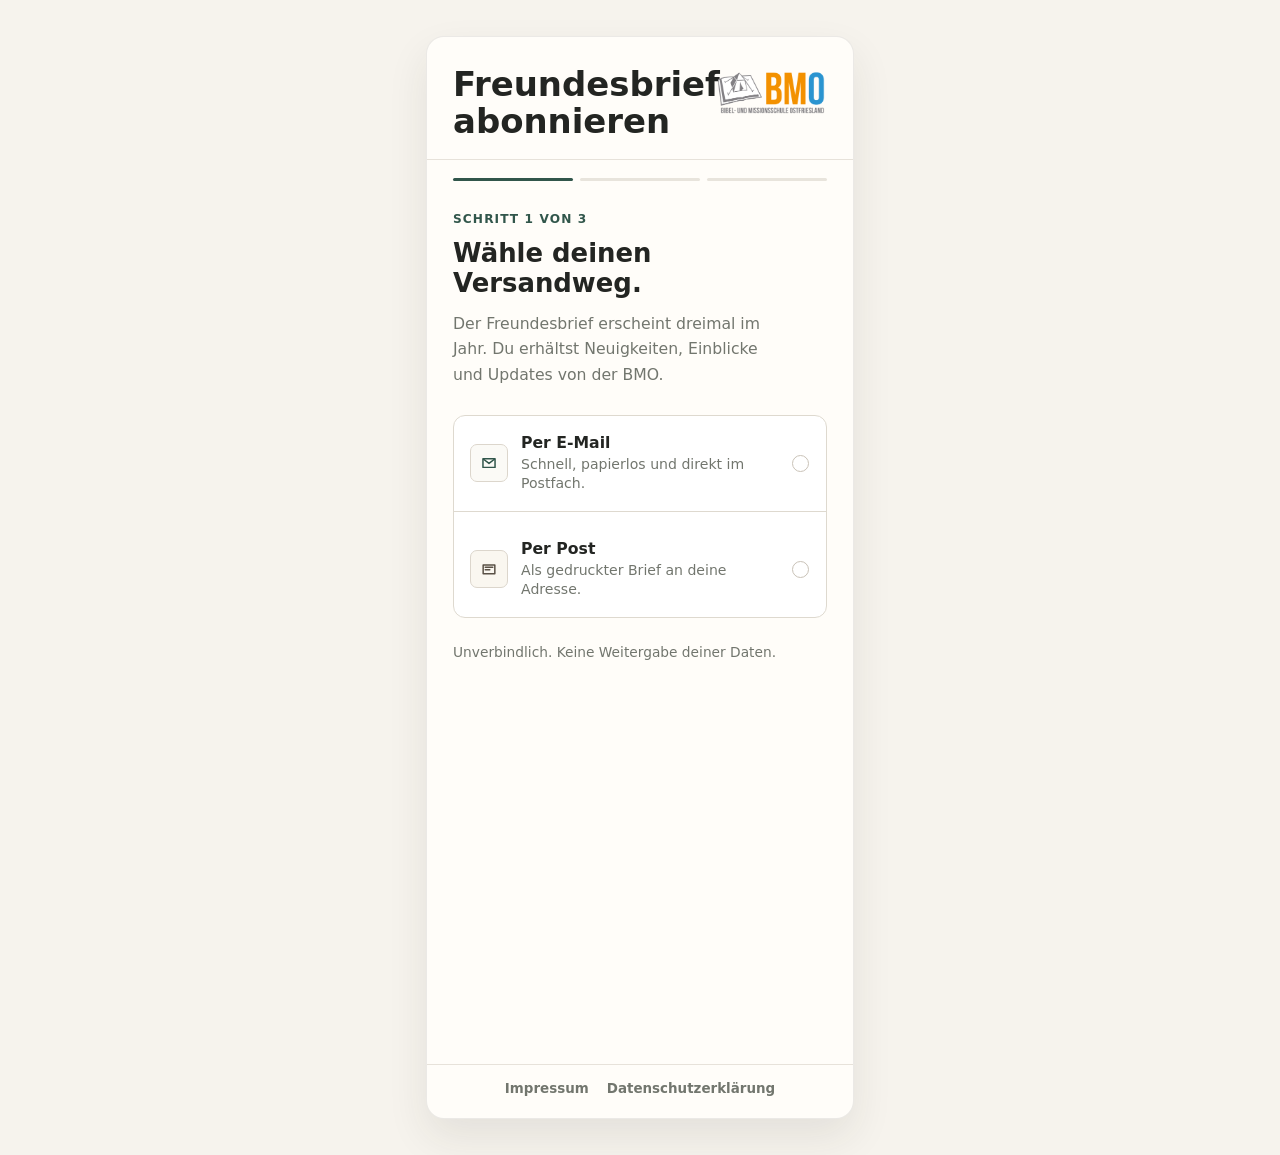
<file: index.html>
<!doctype html>
<html lang="de">
  <head>
    <meta charset="utf-8">
    <meta name="viewport" content="width=device-width, initial-scale=1">
    <meta name="referrer" content="strict-origin-when-cross-origin">
    <meta http-equiv="Content-Security-Policy" content="default-src 'self'; script-src 'self'; style-src 'self'; img-src 'self' data:; connect-src https://api.web3forms.com; form-action https://api.web3forms.com; base-uri 'none'; object-src 'none'">
    <title>Freundesbrief abonnieren</title>
    <link rel="icon" type="image/png" href="favicon.png">
    <link rel="stylesheet" href="styles.css">
  </head>
  <body>
    <main class="app-shell" aria-live="polite">
      <section class="phone-app" aria-label="Mehrstufiges Kontaktformular">
        <header class="app-header">
          <div class="header-copy">
            <h1>Freundesbrief abonnieren</h1>
          </div>
          <img class="brand-logo" src="bmo-logo.png" alt="BMO">
        </header>

        <div class="progress" aria-hidden="true">
          <span class="progress-line is-active"></span>
          <span class="progress-line"></span>
          <span class="progress-line"></span>
        </div>

        <div class="form-window">
          <form class="form-track" id="subscriptionForm" action="https://api.web3forms.com/submit" method="POST" novalidate>
            <!-- Web3Forms-Konfiguration:
              Der Web3Forms Access Key ist direkt eingetragen, damit die
              statische Seite ohne Build-Schritt auf GitHub Pages funktioniert.
              Hinweis: Web3Forms Access Keys sind laut Anbieter öffentliche Formular-Keys, keine Secret API Keys.
            -->
            <input type="hidden" name="access_key" value="6fb59629-c6d2-42b6-92ff-a1c8f537b81f">
            <input type="hidden" name="subject" value="Neue Freundesbrief-Anmeldung">
            <input type="hidden" name="from_name" value="BMO Freundesbrief Formular">
            <input type="checkbox" name="botcheck" class="botcheck" tabindex="-1" autocomplete="off" aria-hidden="true">

            <section class="step-panel is-active" data-step="start">
              <div class="copy-block">
                <p class="step-label">Schritt 1 von 3</p>
                <h2>Wähle deinen Versandweg.</h2>
                <p>Der Freundesbrief erscheint dreimal im Jahr. Du erhältst Neuigkeiten, Einblicke und Updates von der BMO.</p>
              </div>

              <div class="choice-grid" role="radiogroup" aria-label="Versandart auswählen">
                <button class="choice-card" type="button" data-route="email" aria-pressed="false">
                  <span class="choice-icon" aria-hidden="true">
                    <svg viewBox="0 0 24 24" focusable="false">
                      <path d="M4.75 6.75h14.5v10.5H4.75z"></path>
                      <path d="m5.5 7.5 6.5 5 6.5-5"></path>
                    </svg>
                  </span>
                  <span class="choice-text">
                    <strong>Per E-Mail</strong>
                    <small>Schnell, papierlos und direkt im Postfach.</small>
                  </span>
                  <span class="choice-check" aria-hidden="true"></span>
                </button>

                <button class="choice-card" type="button" data-route="post" aria-pressed="false">
                  <span class="choice-icon warm" aria-hidden="true">
                    <svg viewBox="0 0 24 24" focusable="false">
                      <path d="M5 7.25h14v10.5H5z"></path>
                      <path d="M7.5 10h9"></path>
                      <path d="M7.5 13h5.5"></path>
                    </svg>
                  </span>
                  <span class="choice-text">
                    <strong>Per Post</strong>
                    <small>Als gedruckter Brief an deine Adresse.</small>
                  </span>
                  <span class="choice-check" aria-hidden="true"></span>
                </button>
              </div>

              <p class="privacy-note">Unverbindlich. Keine Weitergabe deiner Daten.</p>
            </section>

            <section class="step-panel" data-step="email">
              <button class="back-button" type="button" data-back aria-label="Zurück">
                <span aria-hidden="true">‹</span>
              </button>

              <div class="copy-block">
                <p class="step-label">Schritt 2 von 3</p>
                <h2>E-Mail-Adresse</h2>
                <p>Wir verwenden diese Adresse ausschließlich für den Freundesbrief.</p>
              </div>

              <label class="field">
                <span>E-Mail-Adresse</span>
                <input name="email" type="email" autocomplete="email" placeholder="name@example.com" maxlength="120" required>
              </label>

              <p class="form-error" data-error></p>

              <button class="primary-button" type="button" data-next="person">Weiter</button>
            </section>

            <section class="step-panel" data-step="post">
              <button class="back-button" type="button" data-back aria-label="Zurück">
                <span aria-hidden="true">‹</span>
              </button>

              <div class="copy-block">
                <p class="step-label">Schritt 2 von 3</p>
                <h2>Postanschrift</h2>
                <p>Trage die Adresse ein, an die wir den Freundesbrief senden dürfen.</p>
              </div>

              <div class="address-grid">
                <label class="field street-field">
                  <span>Straße</span>
                  <input name="street" type="text" autocomplete="address-line1" placeholder="Musterstraße" maxlength="100" required>
                </label>

                <label class="field number-field">
                  <span>Hausnummer</span>
                  <input name="houseNumber" type="text" autocomplete="address-line2" placeholder="12a" maxlength="20" required>
                </label>

                <label class="field zip-field">
                  <span>PLZ</span>
                  <input name="zip" type="text" inputmode="numeric" autocomplete="postal-code" placeholder="12345" maxlength="16" pattern="[A-Za-z0-9 \-]{3,16}" required>
                </label>

                <label class="field city-field">
                  <span>Wohnort</span>
                  <input name="city" type="text" autocomplete="address-level2" placeholder="Musterstadt" maxlength="80" required>
                </label>

                <label class="field country-field">
                  <span>Land</span>
                  <input name="country" type="text" autocomplete="country-name" placeholder="Deutschland" maxlength="80" required>
                </label>
              </div>

              <p class="form-error" data-error></p>

              <button class="primary-button" type="button" data-next="person">Weiter</button>
            </section>

            <section class="step-panel" data-step="person">
              <button class="back-button" type="button" data-back aria-label="Zurück">
                <span aria-hidden="true">‹</span>
              </button>

              <div class="copy-block">
                <p class="step-label">Schritt 3 von 3</p>
                <h2>Persönliche Angaben</h2>
                <p>Diese Angaben helfen uns bei der persönlichen Ansprache.</p>
              </div>

              <label class="field">
                <span>Anrede</span>
                <select name="salutation" required>
                  <option value="">Bitte auswählen</option>
                  <option>Herr</option>
                  <option>Frau</option>
                </select>
              </label>

              <label class="field">
                <span>Vorname</span>
                <input name="firstName" type="text" autocomplete="given-name" placeholder="Max" maxlength="80" required>
              </label>

              <label class="field">
                <span>Nachname</span>
                <input name="lastName" type="text" autocomplete="family-name" placeholder="Mustermann" maxlength="80" required>
              </label>

              <label class="check-row">
                <input name="commitment" type="checkbox" required>
                <span>Unverbindlich abonnieren und 3× jährlich erhalten</span>
              </label>

              <label class="check-row">
                <input name="privacyConsent" type="checkbox" required>
                <span>Ich habe die <a href="rechtliches.html#datenschutz" target="_blank" rel="noopener">Datenschutzerklärung</a> gelesen und stimme der Verarbeitung meiner Daten gemäß DSGVO zu.</span>
              </label>

              <p class="form-error" data-error></p>

              <p class="form-status" data-submit-status role="status" aria-live="polite"></p>

              <button class="primary-button" type="submit" data-submit-button disabled>Abonnieren</button>
            </section>

            <section class="step-panel success-panel" data-step="success">
              <span class="success-mark" aria-hidden="true">
                <svg viewBox="0 0 24 24" focusable="false">
                  <path d="m6.5 12.5 3.5 3.5 7.5-8"></path>
                </svg>
              </span>
              <h2>Vielen Dank!</h2>
              <p>Deine Anmeldung wurde erfolgreich übermittelt. Wir haben deine Angaben erhalten und melden uns, falls Rückfragen entstehen.</p>
              <button class="secondary-button" type="button" data-reset>Neu starten</button>
            </section>
          </form>
        </div>

        <footer class="app-footer">
          <a href="rechtliches.html#impressum">Impressum</a>
          <a href="rechtliches.html#datenschutz">Datenschutzerklärung</a>
        </footer>
      </section>
    </main>

    <script src="app.js"></script>
  </body>
</html>
</file>
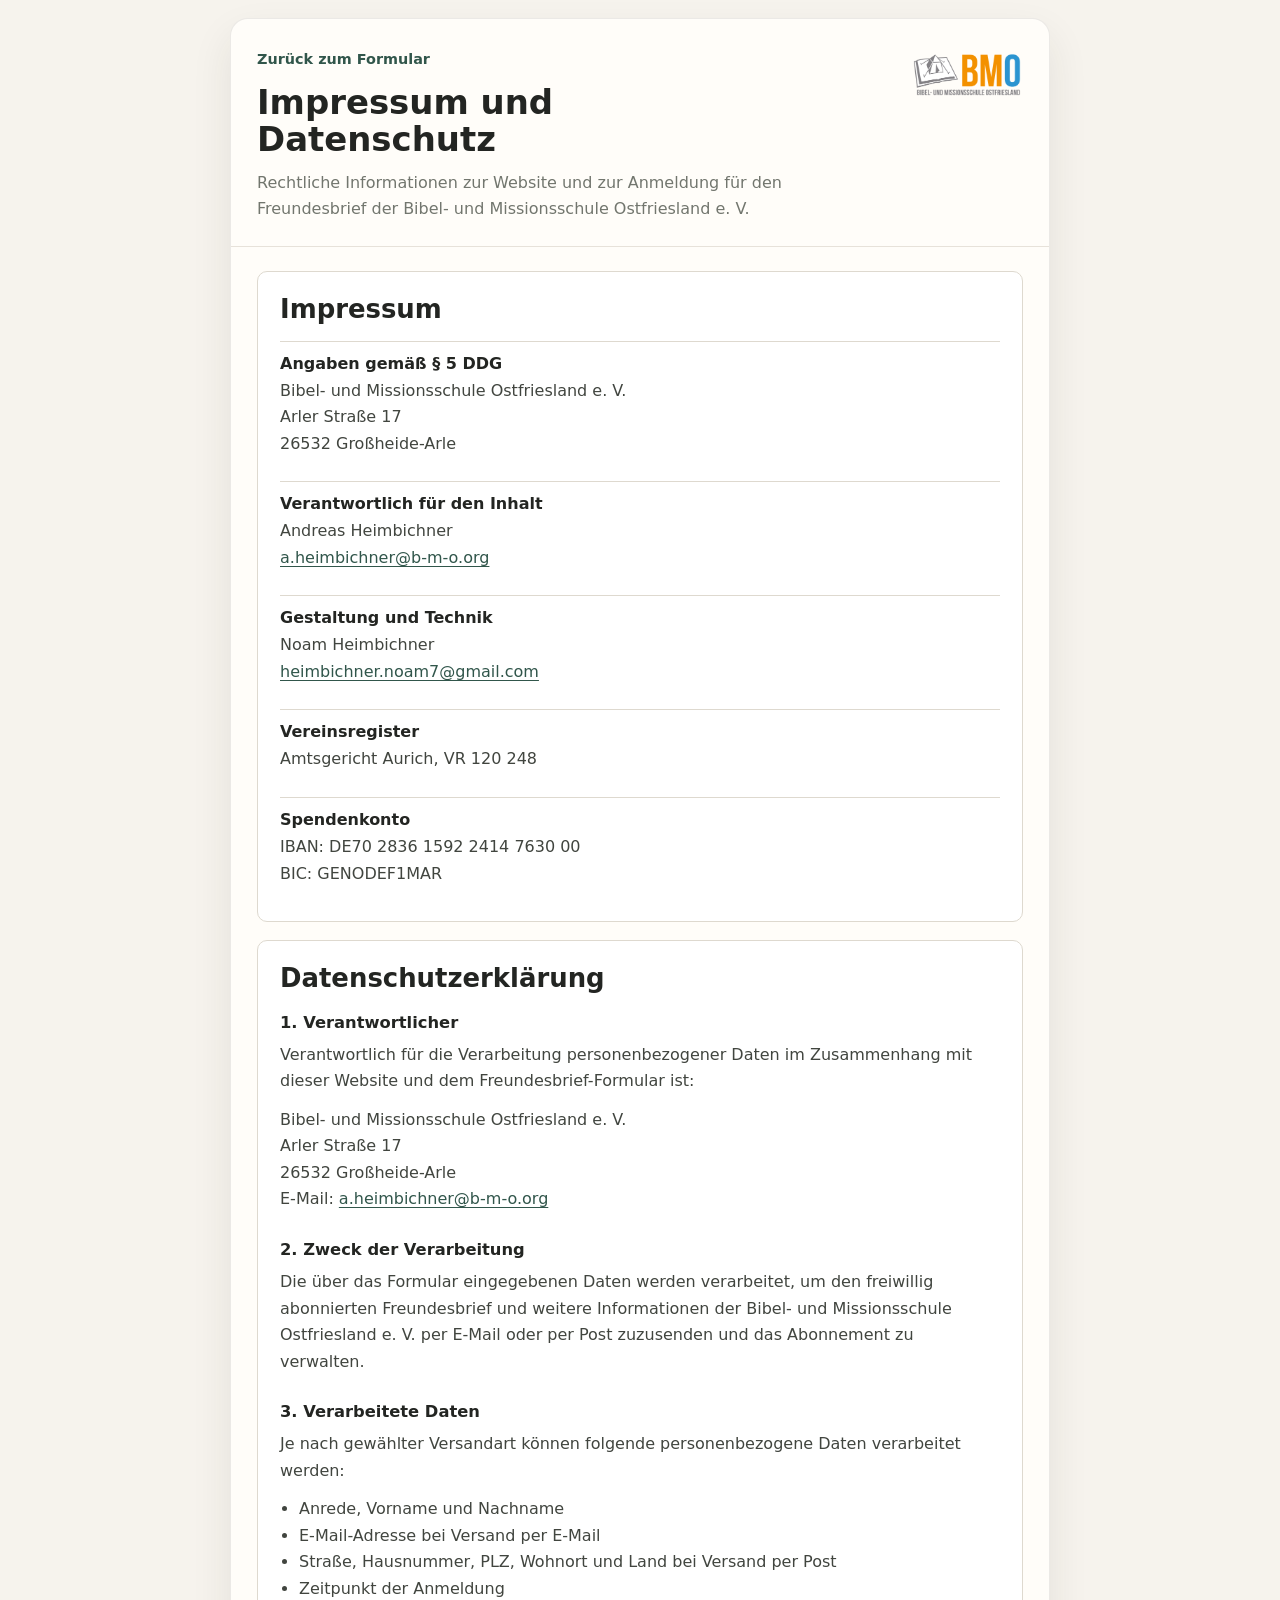
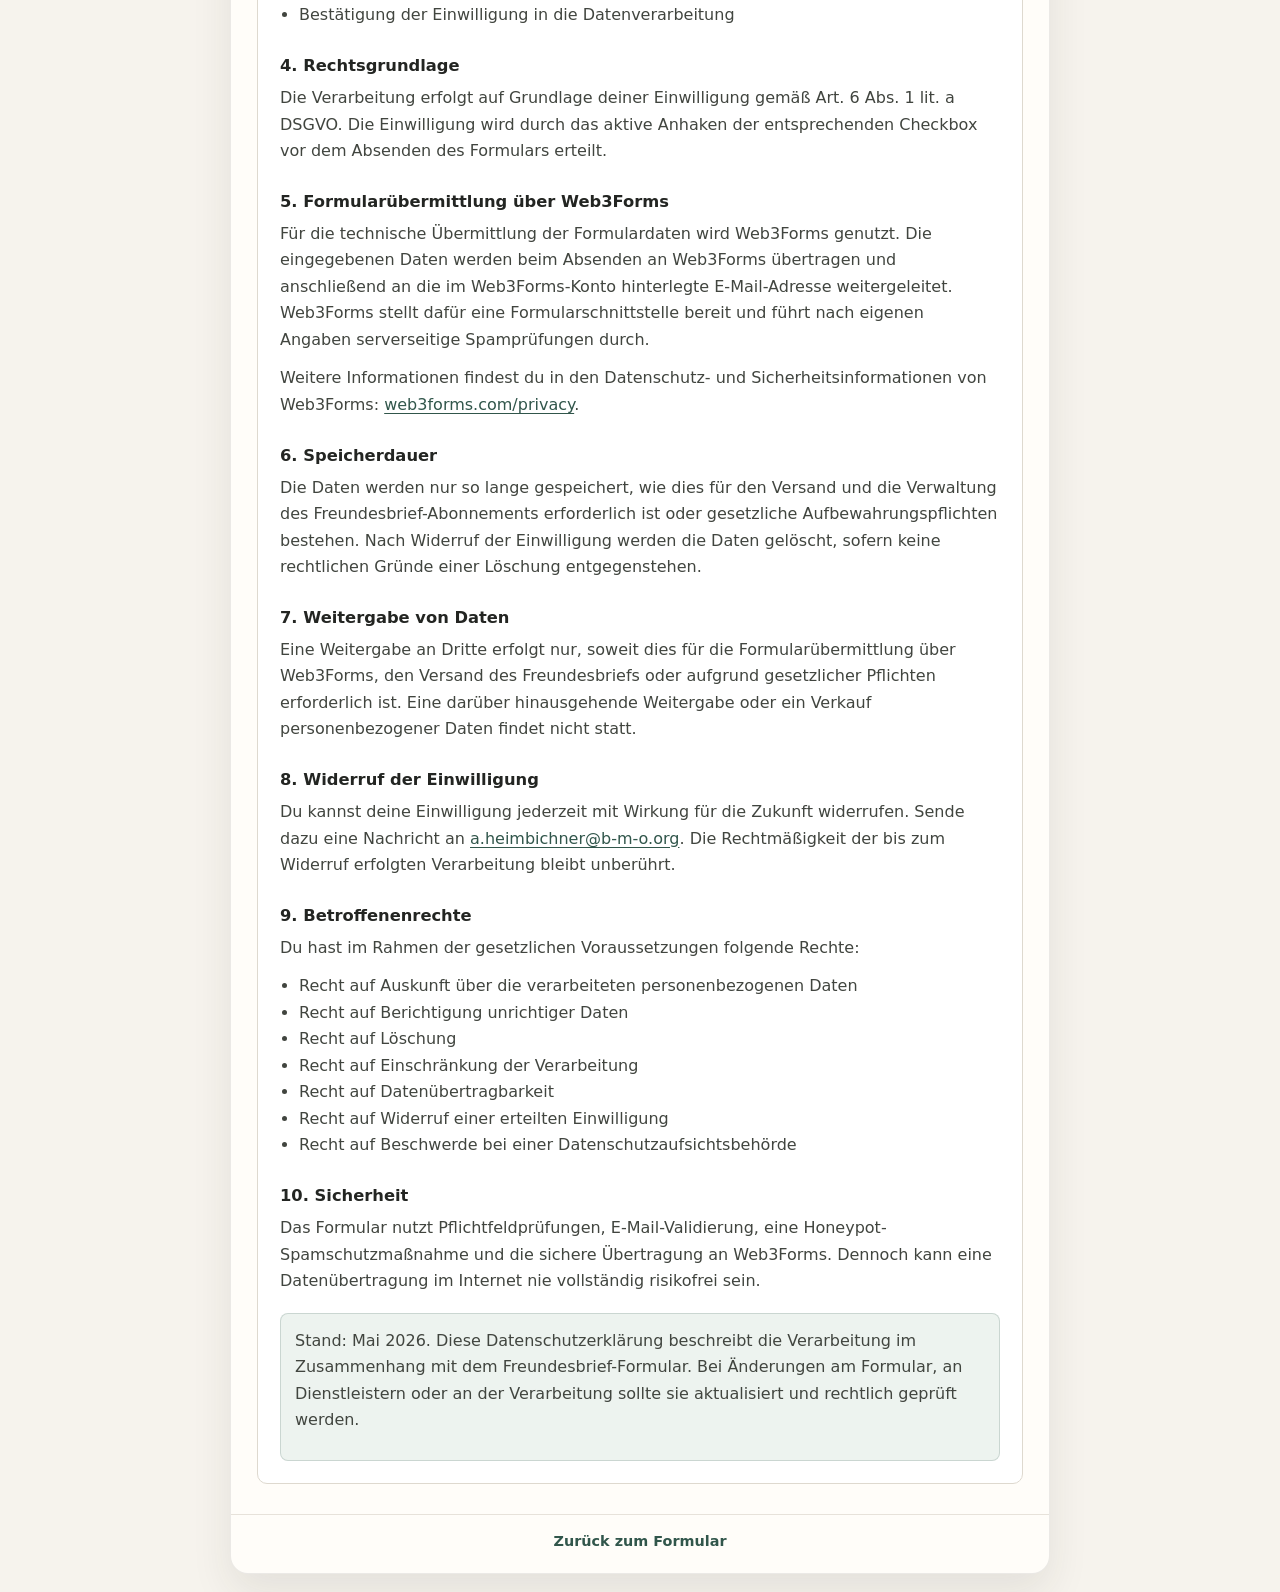
<file: rechtliches.html>
<!doctype html>
<html lang="de">
  <head>
    <meta charset="utf-8">
    <meta name="viewport" content="width=device-width, initial-scale=1">
    <meta name="referrer" content="strict-origin-when-cross-origin">
    <meta http-equiv="Content-Security-Policy" content="default-src 'self'; script-src 'self'; style-src 'self'; img-src 'self' data:; connect-src https://api.web3forms.com; form-action https://api.web3forms.com; base-uri 'none'; object-src 'none'">
    <title>Impressum und Datenschutz | BMO Freundesbrief</title>
    <link rel="icon" type="image/png" href="favicon.png">
    <link rel="stylesheet" href="styles.css">
  </head>
  <body>
    <main class="legal-shell">
      <article class="legal-page">
        <header class="legal-header">
          <div>
            <a class="back-link" href="index.html">Zurück zum Formular</a>
            <h1>Impressum und Datenschutz</h1>
            <p>Rechtliche Informationen zur Website und zur Anmeldung für den Freundesbrief der Bibel- und Missionsschule Ostfriesland e. V.</p>
          </div>
          <img class="brand-logo" src="bmo-logo.png" alt="BMO">
        </header>

        <div class="legal-content">
          <section class="legal-card" id="impressum" aria-labelledby="impressum-title">
            <h2 id="impressum-title">Impressum</h2>

            <div class="legal-meta">
              <div>
                <strong>Angaben gemäß § 5 DDG</strong>
                <p>Bibel- und Missionsschule Ostfriesland e. V.<br>Arler Straße 17<br>26532 Großheide-Arle</p>
              </div>

              <div>
                <strong>Verantwortlich für den Inhalt</strong>
                <p>Andreas Heimbichner<br><a href="mailto:a.heimbichner@b-m-o.org">a.heimbichner@b-m-o.org</a></p>
              </div>

              <div>
                <strong>Gestaltung und Technik</strong>
                <p>Noam Heimbichner<br><a href="mailto:heimbichner.noam7@gmail.com">heimbichner.noam7@gmail.com</a></p>
              </div>

              <div>
                <strong>Vereinsregister</strong>
                <p>Amtsgericht Aurich, VR 120 248</p>
              </div>

              <div>
                <strong>Spendenkonto</strong>
                <p>IBAN: DE70 2836 1592 2414 7630 00<br>BIC: GENODEF1MAR</p>
              </div>
            </div>
          </section>

          <section class="legal-card" id="datenschutz" aria-labelledby="datenschutz-title">
            <h2 id="datenschutz-title">Datenschutzerklärung</h2>

            <h3>1. Verantwortlicher</h3>
            <p>Verantwortlich für die Verarbeitung personenbezogener Daten im Zusammenhang mit dieser Website und dem Freundesbrief-Formular ist:</p>
            <p>Bibel- und Missionsschule Ostfriesland e. V.<br>Arler Straße 17<br>26532 Großheide-Arle<br>E-Mail: <a href="mailto:a.heimbichner@b-m-o.org">a.heimbichner@b-m-o.org</a></p>

            <h3>2. Zweck der Verarbeitung</h3>
            <p>Die über das Formular eingegebenen Daten werden verarbeitet, um den freiwillig abonnierten Freundesbrief und weitere Informationen der Bibel- und Missionsschule Ostfriesland e. V. per E-Mail oder per Post zuzusenden und das Abonnement zu verwalten.</p>

            <h3>3. Verarbeitete Daten</h3>
            <p>Je nach gewählter Versandart können folgende personenbezogene Daten verarbeitet werden:</p>
            <ul>
              <li>Anrede, Vorname und Nachname</li>
              <li>E-Mail-Adresse bei Versand per E-Mail</li>
              <li>Straße, Hausnummer, PLZ, Wohnort und Land bei Versand per Post</li>
              <li>Zeitpunkt der Anmeldung</li>
              <li>Bestätigung der Einwilligung in die Datenverarbeitung</li>
            </ul>

            <h3>4. Rechtsgrundlage</h3>
            <p>Die Verarbeitung erfolgt auf Grundlage deiner Einwilligung gemäß Art. 6 Abs. 1 lit. a DSGVO. Die Einwilligung wird durch das aktive Anhaken der entsprechenden Checkbox vor dem Absenden des Formulars erteilt.</p>

            <h3>5. Formularübermittlung über Web3Forms</h3>
            <p>Für die technische Übermittlung der Formulardaten wird Web3Forms genutzt. Die eingegebenen Daten werden beim Absenden an Web3Forms übertragen und anschließend an die im Web3Forms-Konto hinterlegte E-Mail-Adresse weitergeleitet. Web3Forms stellt dafür eine Formularschnittstelle bereit und führt nach eigenen Angaben serverseitige Spamprüfungen durch.</p>
            <p>Weitere Informationen findest du in den Datenschutz- und Sicherheitsinformationen von Web3Forms: <a href="https://web3forms.com/privacy" target="_blank" rel="noopener">web3forms.com/privacy</a>.</p>

            <h3>6. Speicherdauer</h3>
            <p>Die Daten werden nur so lange gespeichert, wie dies für den Versand und die Verwaltung des Freundesbrief-Abonnements erforderlich ist oder gesetzliche Aufbewahrungspflichten bestehen. Nach Widerruf der Einwilligung werden die Daten gelöscht, sofern keine rechtlichen Gründe einer Löschung entgegenstehen.</p>

            <h3>7. Weitergabe von Daten</h3>
            <p>Eine Weitergabe an Dritte erfolgt nur, soweit dies für die Formularübermittlung über Web3Forms, den Versand des Freundesbriefs oder aufgrund gesetzlicher Pflichten erforderlich ist. Eine darüber hinausgehende Weitergabe oder ein Verkauf personenbezogener Daten findet nicht statt.</p>

            <h3>8. Widerruf der Einwilligung</h3>
            <p>Du kannst deine Einwilligung jederzeit mit Wirkung für die Zukunft widerrufen. Sende dazu eine Nachricht an <a href="mailto:a.heimbichner@b-m-o.org">a.heimbichner@b-m-o.org</a>. Die Rechtmäßigkeit der bis zum Widerruf erfolgten Verarbeitung bleibt unberührt.</p>

            <h3>9. Betroffenenrechte</h3>
            <p>Du hast im Rahmen der gesetzlichen Voraussetzungen folgende Rechte:</p>
            <ul>
              <li>Recht auf Auskunft über die verarbeiteten personenbezogenen Daten</li>
              <li>Recht auf Berichtigung unrichtiger Daten</li>
              <li>Recht auf Löschung</li>
              <li>Recht auf Einschränkung der Verarbeitung</li>
              <li>Recht auf Datenübertragbarkeit</li>
              <li>Recht auf Widerruf einer erteilten Einwilligung</li>
              <li>Recht auf Beschwerde bei einer Datenschutzaufsichtsbehörde</li>
            </ul>

            <h3>10. Sicherheit</h3>
            <p>Das Formular nutzt Pflichtfeldprüfungen, E-Mail-Validierung, eine Honeypot-Spamschutzmaßnahme und die sichere Übertragung an Web3Forms. Dennoch kann eine Datenübertragung im Internet nie vollständig risikofrei sein.</p>

            <div class="legal-note">
              <p>Stand: Mai 2026. Diese Datenschutzerklärung beschreibt die Verarbeitung im Zusammenhang mit dem Freundesbrief-Formular. Bei Änderungen am Formular, an Dienstleistern oder an der Verarbeitung sollte sie aktualisiert und rechtlich geprüft werden.</p>
            </div>
          </section>
        </div>

        <footer class="legal-footer">
          <a class="back-link" href="index.html">Zurück zum Formular</a>
        </footer>
      </article>
    </main>
  </body>
</html>
</file>
<file: styles.css>
:root {
  --bg: #f6f3ed;
  --app: #fffdf9;
  --surface: #ffffff;
  --surface-muted: #f8f6f1;
  --ink: #232522;
  --ink-soft: #41453f;
  --muted: #72766e;
  --line: #ded9cf;
  --line-strong: #c9c2b7;
  --accent: #31564b;
  --accent-soft: #edf3ef;
  --accent-pressed: #27463d;
  --error: #9b463d;
  --focus: rgba(49, 86, 75, 0.18);
  --shadow: 0 18px 42px rgba(44, 42, 36, 0.09);
  font-family: ui-sans-serif, system-ui, -apple-system, BlinkMacSystemFont, "Segoe UI", sans-serif;
}

* {
  box-sizing: border-box;
}

html {
  min-height: 100%;
  background: var(--bg);
}

body {
  min-height: 100vh;
  margin: 0;
  color: var(--ink);
  background: var(--bg);
  -webkit-font-smoothing: antialiased;
  text-rendering: optimizeLegibility;
}

button,
input,
select {
  font: inherit;
}

button {
  cursor: pointer;
}

button:disabled {
  cursor: not-allowed;
}

a {
  color: var(--accent);
  text-underline-offset: 3px;
}

.botcheck {
  position: absolute;
  left: -10000px;
  width: 1px;
  height: 1px;
  opacity: 0;
  pointer-events: none;
}

.app-shell {
  min-height: 100vh;
  display: grid;
  place-items: center;
  padding: 18px;
}

.phone-app {
  width: min(100%, 428px);
  min-height: min(810px, calc(100vh - 36px));
  display: flex;
  flex-direction: column;
  overflow: hidden;
  border: 1px solid rgba(35, 37, 34, 0.09);
  border-radius: 18px;
  background: var(--app);
  box-shadow: var(--shadow);
}

.app-header {
  display: flex;
  align-items: flex-start;
  justify-content: space-between;
  gap: 16px;
  padding: 30px 26px 19px;
  border-bottom: 1px solid rgba(222, 217, 207, 0.72);
}

.header-copy {
  min-width: 0;
}

.brand-logo {
  width: clamp(82px, 24vw, 112px);
  height: auto;
  flex: 0 0 auto;
  margin-top: 2px;
  object-fit: contain;
}

.step-label {
  margin: 0;
  color: var(--accent);
  font-size: 0.76rem;
  font-weight: 700;
  letter-spacing: 0.09em;
  text-transform: uppercase;
}

h1,
h2,
p {
  margin-top: 0;
}

h1 {
  max-width: 13ch;
  margin-bottom: 0;
  color: var(--ink);
  font-size: clamp(1.72rem, 7vw, 2.12rem);
  font-weight: 720;
  line-height: 1.08;
  letter-spacing: 0;
}

h2 {
  margin: 8px 0 12px;
  color: var(--ink);
  font-size: clamp(1.35rem, 5vw, 1.62rem);
  font-weight: 690;
  line-height: 1.18;
  letter-spacing: 0;
}

p {
  color: var(--muted);
  line-height: 1.62;
}

.progress {
  display: grid;
  grid-template-columns: repeat(3, 1fr);
  gap: 7px;
  padding: 18px 26px 28px;
}

.progress-line {
  height: 3px;
  border-radius: 2px;
  background: #e8e4dc;
  transition: background-color 280ms ease;
}

.progress-line.is-active {
  background: var(--accent);
}

.form-window {
  flex: 1;
  overflow: hidden;
}

.form-track {
  height: 100%;
  display: flex;
  transition: transform 520ms cubic-bezier(0.25, 0.9, 0.22, 1);
  will-change: transform;
}

.step-panel {
  min-width: 100%;
  height: 100%;
  display: flex;
  flex-direction: column;
  gap: 17px;
  padding: 0 26px 28px;
  opacity: 0;
  transform: translateX(10px);
  pointer-events: none;
  transition:
    opacity 260ms ease,
    transform 520ms cubic-bezier(0.25, 0.9, 0.22, 1);
}

.step-panel.is-active {
  opacity: 1;
  transform: translateX(0);
  pointer-events: auto;
}

.copy-block {
  padding-top: 1px;
}

.copy-block p:not(.step-label) {
  max-width: 34ch;
  margin-bottom: 1px;
  font-size: 0.98rem;
}

.choice-grid {
  display: grid;
  gap: 10px;
  margin-top: 10px;
  border: 1px solid var(--line);
  border-radius: 12px;
  background: var(--surface);
  overflow: hidden;
}

.choice-card {
  position: relative;
  width: 100%;
  display: grid;
  grid-template-columns: 38px 1fr 18px;
  align-items: center;
  gap: 13px;
  padding: 17px 16px;
  border: 0;
  border-bottom: 1px solid var(--line);
  color: var(--ink);
  background: transparent;
  text-align: left;
  transition:
    background-color 180ms ease,
    color 180ms ease;
}

.choice-card:last-child {
  border-bottom: 0;
}

.choice-card:hover,
.choice-card:focus-visible {
  background: var(--surface-muted);
  outline: none;
}

.choice-card:focus-visible {
  box-shadow: inset 0 0 0 3px var(--focus);
}

.choice-card[aria-pressed="true"] {
  background: var(--accent-soft);
}

.choice-card[aria-pressed="true"]::before {
  content: "";
  position: absolute;
  inset: 0 auto 0 0;
  width: 3px;
  background: var(--accent);
}

.choice-card strong,
.choice-card small {
  display: block;
}

.choice-card strong {
  margin-bottom: 3px;
  font-size: 0.98rem;
  font-weight: 700;
  letter-spacing: 0;
}

.choice-card small {
  color: var(--muted);
  font-size: 0.88rem;
  line-height: 1.38;
}

.choice-icon,
.success-mark {
  width: 38px;
  height: 38px;
  display: inline-grid;
  place-items: center;
  border: 1px solid #dcd6cc;
  border-radius: 7px;
  color: var(--accent);
  background: #fbfaf6;
}

.choice-icon.warm {
  color: #5a5146;
  background: #faf7f0;
}

.choice-check {
  width: 17px;
  height: 17px;
  border: 1.5px solid var(--line-strong);
  border-radius: 50%;
  background: var(--surface);
  transition:
    border-color 180ms ease,
    box-shadow 180ms ease,
    background-color 180ms ease;
}

.choice-card[aria-pressed="true"] .choice-check {
  border-color: var(--accent);
  background: var(--accent);
  box-shadow: inset 0 0 0 4px var(--accent-soft);
}

svg {
  width: 20px;
  height: 20px;
  fill: none;
  stroke: currentColor;
  stroke-width: 1.8;
  stroke-linecap: round;
  stroke-linejoin: round;
}

.privacy-note {
  margin: 2px 0 0;
  padding-top: 4px;
  color: var(--muted);
  font-size: 0.86rem;
}

.back-button {
  width: 38px;
  height: 38px;
  display: inline-grid;
  place-items: center;
  margin-bottom: 4px;
  border: 1px solid var(--line);
  border-radius: 7px;
  color: var(--ink-soft);
  background: var(--surface);
  transition:
    border-color 180ms ease,
    background-color 180ms ease,
    color 180ms ease;
}

.back-button:hover,
.back-button:focus-visible {
  border-color: var(--line-strong);
  background: var(--surface-muted);
  outline: none;
}

.back-button span {
  position: relative;
  top: -1px;
  font-size: 1.65rem;
  font-weight: 360;
  line-height: 1;
}

.field {
  position: relative;
  display: grid;
  gap: 8px;
}

.field span {
  color: var(--ink-soft);
  font-size: 0.86rem;
  font-weight: 680;
}

.field input,
.field select {
  width: 100%;
  min-height: 52px;
  border: 1px solid var(--line);
  border-radius: 7px;
  padding: 0 14px;
  color: var(--ink);
  background: #fffefa;
  outline: none;
  transition:
    border-color 180ms ease,
    box-shadow 180ms ease,
    background-color 180ms ease;
}

.field input::placeholder {
  color: #a19a90;
}

.field select {
  appearance: none;
  padding-right: 38px;
}

.field:has(select)::after {
  content: "";
  position: absolute;
  right: 16px;
  bottom: 21px;
  width: 7px;
  height: 7px;
  border-right: 1.5px solid #77736a;
  border-bottom: 1.5px solid #77736a;
  pointer-events: none;
  transform: rotate(45deg);
}

.field input:hover,
.field select:hover {
  border-color: var(--line-strong);
}

.field input:focus,
.field select:focus {
  border-color: var(--accent);
  background-color: #fff;
  box-shadow: 0 0 0 3px var(--focus);
}

.address-grid {
  display: grid;
  grid-template-columns: 1fr 0.55fr 1.15fr;
  grid-template-areas:
    "street street number"
    "zip city city"
    "country country country";
  gap: 15px 12px;
}

.street-field {
  grid-area: street;
}

.number-field {
  grid-area: number;
}

.zip-field {
  grid-area: zip;
}

.city-field {
  grid-area: city;
}

.country-field {
  grid-area: country;
}

.check-row {
  position: relative;
  display: grid;
  grid-template-columns: 21px 1fr;
  align-items: start;
  gap: 12px;
  padding: 15px;
  border: 1px solid var(--line);
  border-radius: 7px;
  background: #fffefa;
  color: var(--ink-soft);
  font-size: 0.92rem;
  font-weight: 620;
  line-height: 1.43;
}

.check-row input {
  width: 21px;
  height: 21px;
  margin: 0;
  border: 1.5px solid var(--line-strong);
  border-radius: 5px;
  appearance: none;
  background: var(--surface);
  transition:
    background-color 160ms ease,
    border-color 160ms ease,
    box-shadow 160ms ease;
}

.check-row input:checked {
  border-color: var(--accent);
  background-color: var(--accent);
}

.check-row:has(input:checked)::after {
  content: "";
  position: absolute;
  left: 21px;
  top: 20px;
  width: 9px;
  height: 5px;
  border-left: 2px solid #fff;
  border-bottom: 2px solid #fff;
  pointer-events: none;
  transform: rotate(-45deg);
}

.check-row input:focus-visible {
  outline: none;
  box-shadow: 0 0 0 3px var(--focus);
}

.check-row a {
  font-weight: 720;
}

.primary-button,
.secondary-button {
  width: 100%;
  min-height: 54px;
  display: inline-flex;
  align-items: center;
  justify-content: center;
  margin-top: auto;
  border-radius: 7px;
  font-weight: 720;
  letter-spacing: 0;
  transition:
    transform 160ms ease,
    background-color 180ms ease,
    border-color 180ms ease,
    color 180ms ease,
    opacity 180ms ease;
}

.primary-button {
  border: 1px solid var(--accent);
  color: #fff;
  background: var(--accent);
}

.primary-button:hover,
.primary-button:focus-visible {
  background: var(--accent-pressed);
  border-color: var(--accent-pressed);
  outline: none;
}

.primary-button:disabled {
  border-color: #d4cec4;
  color: #938d84;
  background: #ebe7df;
}

.secondary-button {
  border: 1px solid var(--line);
  color: var(--accent);
  background: var(--surface);
}

.secondary-button:hover,
.secondary-button:focus-visible {
  border-color: var(--accent);
  background: var(--accent-soft);
  outline: none;
}

.primary-button:active:not(:disabled),
.secondary-button:active {
  transform: translateY(1px);
}

.primary-button:focus-visible,
.secondary-button:focus-visible,
.back-button:focus-visible {
  box-shadow: 0 0 0 3px var(--focus);
}

.form-error,
.form-status {
  min-height: 21px;
  margin: -3px 0 0;
  font-size: 0.85rem;
  font-weight: 650;
  line-height: 1.4;
}

.form-error {
  color: var(--error);
}

.form-status {
  color: var(--muted);
}

.success-panel {
  align-items: stretch;
  justify-content: center;
  text-align: left;
}

.success-mark {
  width: 48px;
  height: 48px;
  margin-bottom: 6px;
  border-color: rgba(49, 86, 75, 0.22);
  color: var(--accent);
  background: var(--accent-soft);
}

.success-mark svg {
  width: 25px;
  height: 25px;
  stroke-width: 2;
}

.success-panel h2 {
  margin-top: 2px;
}

.success-panel p {
  max-width: 31ch;
}

.app-footer {
  display: flex;
  justify-content: center;
  gap: 18px;
  padding: 16px 26px 22px;
  border-top: 1px solid rgba(222, 217, 207, 0.72);
  font-size: 0.84rem;
  font-weight: 650;
}

.app-footer a {
  color: var(--muted);
  text-decoration: none;
}

.app-footer a:hover,
.app-footer a:focus-visible {
  color: var(--accent);
  text-decoration: underline;
}

.legal-shell {
  min-height: 100vh;
  padding: 18px;
}

.legal-page {
  width: min(100%, 820px);
  margin: 0 auto;
  border: 1px solid rgba(35, 37, 34, 0.09);
  border-radius: 18px;
  background: var(--app);
  box-shadow: var(--shadow);
  overflow: hidden;
}

.legal-header {
  display: flex;
  align-items: flex-start;
  justify-content: space-between;
  gap: 18px;
  padding: 30px 26px 24px;
  border-bottom: 1px solid rgba(222, 217, 207, 0.72);
}

.legal-header p {
  max-width: 52ch;
  margin: 12px 0 0;
}

.back-link {
  display: inline-flex;
  margin-bottom: 18px;
  color: var(--accent);
  font-size: 0.9rem;
  font-weight: 720;
  text-decoration: none;
}

.back-link:hover,
.back-link:focus-visible {
  text-decoration: underline;
}

.legal-content {
  display: grid;
  gap: 18px;
  padding: 24px 26px 30px;
}

.legal-card {
  border: 1px solid var(--line);
  border-radius: 10px;
  background: var(--surface);
  padding: 22px;
}

.legal-card h2 {
  margin-top: 0;
}

.legal-card h3 {
  margin: 26px 0 8px;
  color: var(--ink);
  font-size: 1.02rem;
  line-height: 1.35;
}

.legal-card h3:first-of-type {
  margin-top: 18px;
}

.legal-card p,
.legal-card li {
  color: var(--ink-soft);
  line-height: 1.66;
}

.legal-card p {
  margin-bottom: 12px;
}

.legal-card ul {
  margin: 8px 0 14px;
  padding-left: 19px;
}

.legal-meta {
  display: grid;
  gap: 12px;
  margin-top: 16px;
}

.legal-meta div {
  padding-top: 12px;
  border-top: 1px solid var(--line);
}

.legal-meta strong {
  display: block;
  margin-bottom: 5px;
  color: var(--ink);
}

.legal-note {
  margin-top: 18px;
  padding: 14px;
  border: 1px solid rgba(49, 86, 75, 0.18);
  border-radius: 8px;
  background: var(--accent-soft);
}

.legal-footer {
  display: flex;
  justify-content: center;
  padding: 18px 26px 24px;
  border-top: 1px solid rgba(222, 217, 207, 0.72);
}

.legal-footer .back-link {
  margin-bottom: 0;
}

@media (min-width: 720px) {
  .app-shell {
    padding: 36px;
  }

  .phone-app {
    min-height: 760px;
  }
}

@media (max-width: 380px) {
  .app-shell {
    padding: 10px;
  }

  .phone-app {
    min-height: calc(100vh - 20px);
    border-radius: 14px;
  }

  .app-header,
  .step-panel,
  .legal-header,
  .legal-content {
    padding-left: 20px;
    padding-right: 20px;
  }

  .app-footer {
    padding-left: 20px;
    padding-right: 20px;
  }

  .legal-card {
    padding: 18px;
  }

  .progress {
    padding-left: 20px;
    padding-right: 20px;
  }

  .address-grid {
    grid-template-columns: 1fr;
    grid-template-areas:
      "street"
      "number"
      "zip"
      "city"
      "country";
  }
}

@media (prefers-reduced-motion: reduce) {
  *,
  *::before,
  *::after {
    scroll-behavior: auto !important;
    transition-duration: 1ms !important;
    animation-duration: 1ms !important;
  }
}
</file>
